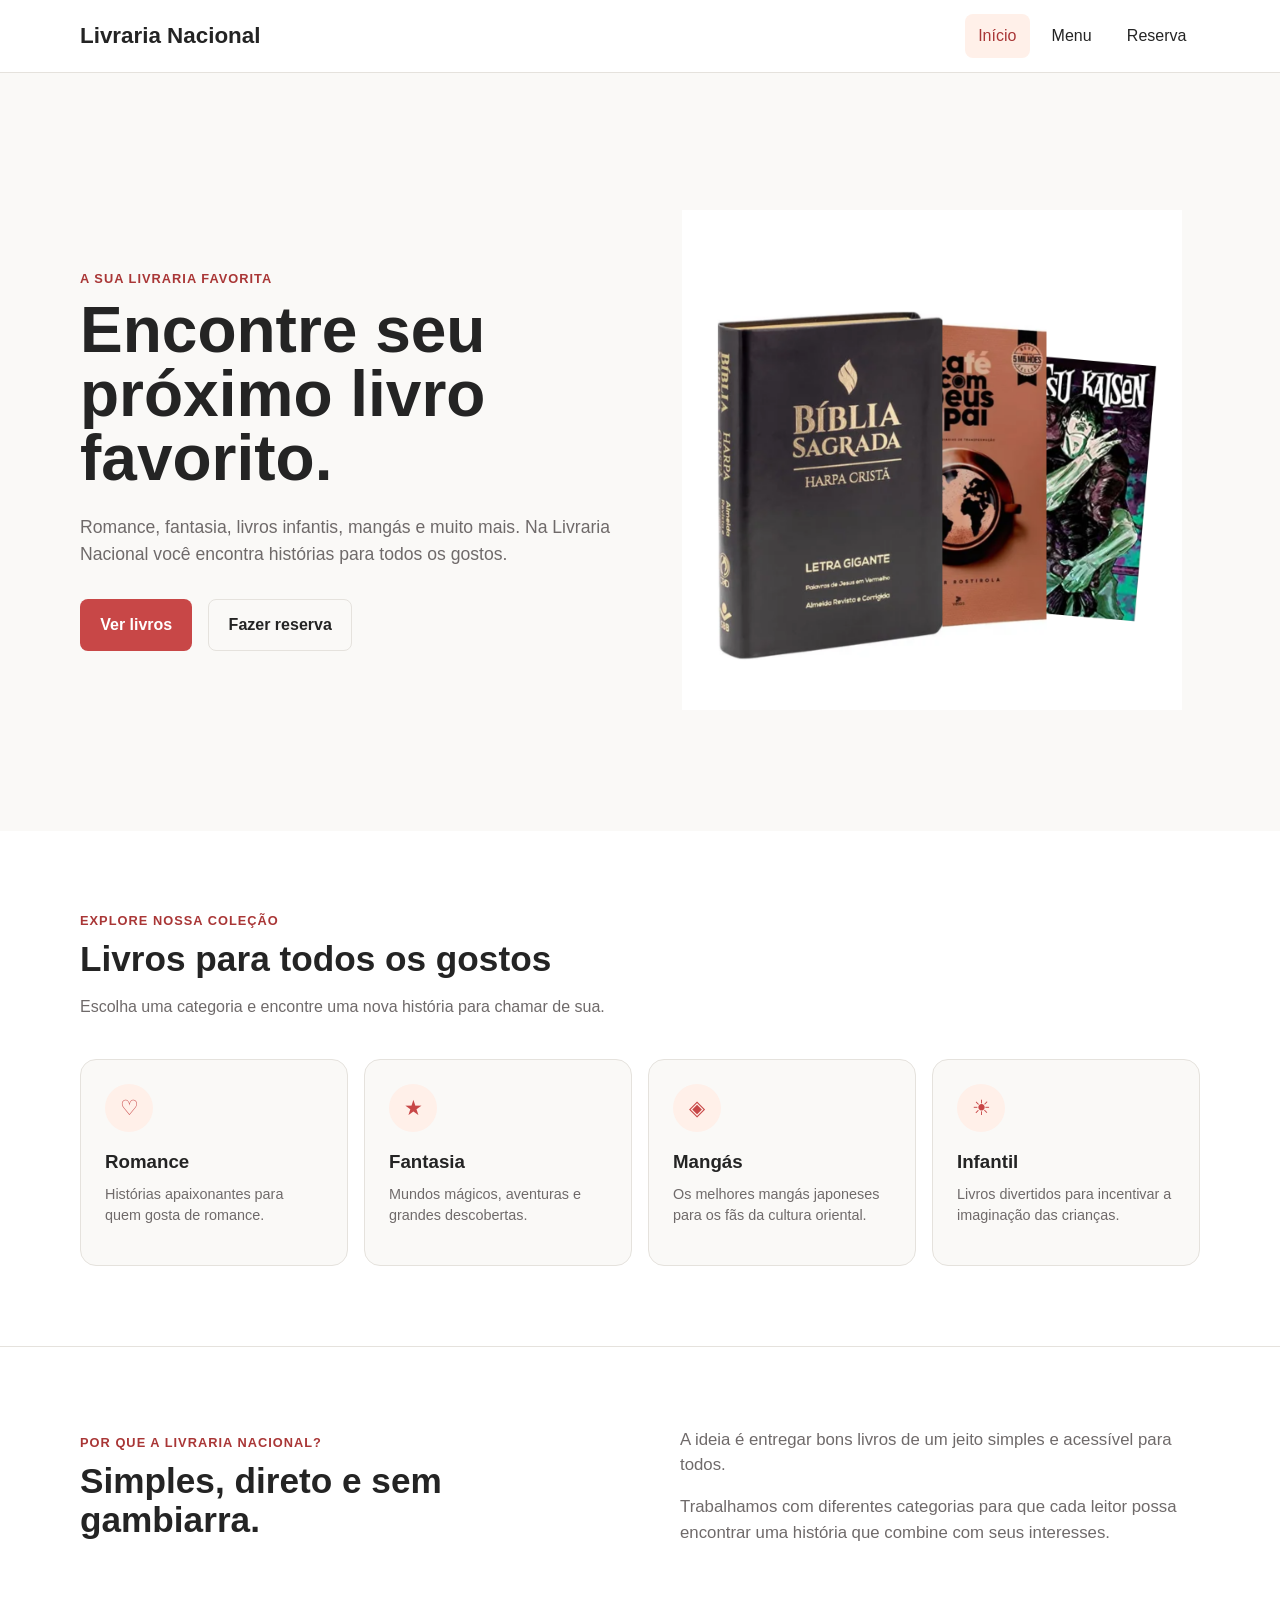
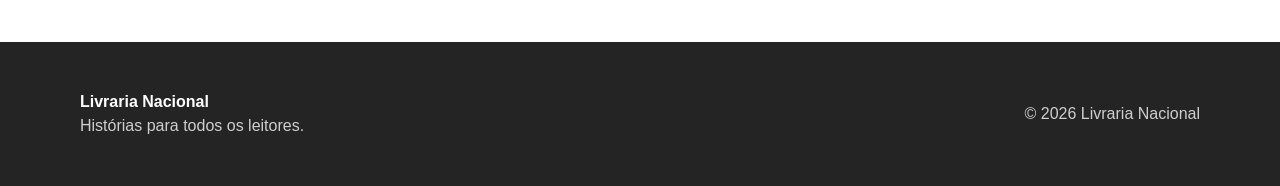
<file: index.html>
<!DOCTYPE html>
<html lang="pt-br">

<head>
    <meta charset="UTF-8">
    <meta name="viewport" content="width=device-width, initial-scale=1.0">
    <title>Livraria Nacional</title>
    <link rel="stylesheet" href="style.css">
</head>

<body>
    <header class="site-header">
        <div class="container header-content">
            <a class="brand" href="index.html">
                Livraria Nacional
            </a>

            <nav class="main-nav">
                <a href="index.html" aria-current="page">Início</a>
                <a href="menu.html">Menu</a>
                <a href="reserva.html">Reserva</a>
            </nav>
        </div>
    </header>

    <main>
        <section class="hero">
            <div class="container hero-content">
                <div class="hero-text-content">
                    <p class="eyebrow">A sua livraria favorita</p>

                    <h1>Encontre seu próximo livro favorito.</h1>

                    <p class="hero-text">
                        Romance, fantasia, livros infantis, mangás e muito mais.
                        Na Livraria Nacional você encontra histórias para todos
                        os gostos.
                    </p>

                    <div class="hero-actions">
                        <a class="button button-primary" href="menu.html">Ver livros</a>
                        <a class="button button-secondary" href="reserva.html">Fazer reserva</a>
                    </div>
                </div>

                <div class="hero-image">
                    <img src="livro.png" alt="Livros da Livraria Nacional">
                </div>
            </div>
        </section>

        <section class="categories">
            <div class="container">
                <div class="section-heading">
                    <p class="eyebrow">Explore nossa coleção</p>

                    <h2>Livros para todos os gostos</h2>

                    <p>
                        Escolha uma categoria e encontre uma nova história
                        para chamar de sua.
                    </p>
                </div>

                <div class="category-grid">

                    <div class="category-card">
                        <div class="category-icon">♡</div>
                        <h3>Romance</h3>
                        <p>
                            Histórias apaixonantes para quem gosta de romance.
                        </p>
                    </div>

                    <div class="category-card">
                        <div class="category-icon">★</div>
                        <h3>Fantasia</h3>
                        <p>
                            Mundos mágicos, aventuras e grandes descobertas.
                        </p>
                    </div>

                    <div class="category-card">
                        <div class="category-icon">◈</div>
                        <h3>Mangás</h3>
                        <p>
                            Os melhores mangás japoneses para os fãs da cultura
                            oriental.
                        </p>
                    </div>

                    <div class="category-card">
                        <div class="category-icon">☀</div>
                        <h3>Infantil</h3>
                        <p>
                            Livros divertidos para incentivar a imaginação
                            das crianças.
                        </p>
                    </div>

                </div>
            </div>
        </section>

        <section class="about">
            <div class="container about-content">

                <div>
                    <p class="eyebrow">
                        Por que a Livraria Nacional?
                    </p>

                    <h2>
                        Simples, direto e sem gambiarra.
                    </h2>
                </div>

                <div class="about-text">
                    <p>
                        A ideia é entregar bons livros de um jeito simples
                        e acessível para todos.
                    </p>

                    <p>
                        Trabalhamos com diferentes categorias para que cada
                        leitor possa encontrar uma história que combine com
                        seus interesses.
                    </p>
                </div>

            </div>
        </section>
    </main>

    <footer class="site-footer">
        <div class="container footer-content">

            <div>
                <strong>Livraria Nacional</strong>
                <p>
                    Histórias para todos os leitores.
                </p>
            </div>

            <div>
                <p>© 2026 Livraria Nacional</p>
            </div>

        </div>
    </footer>

</body>

</html>
</file>
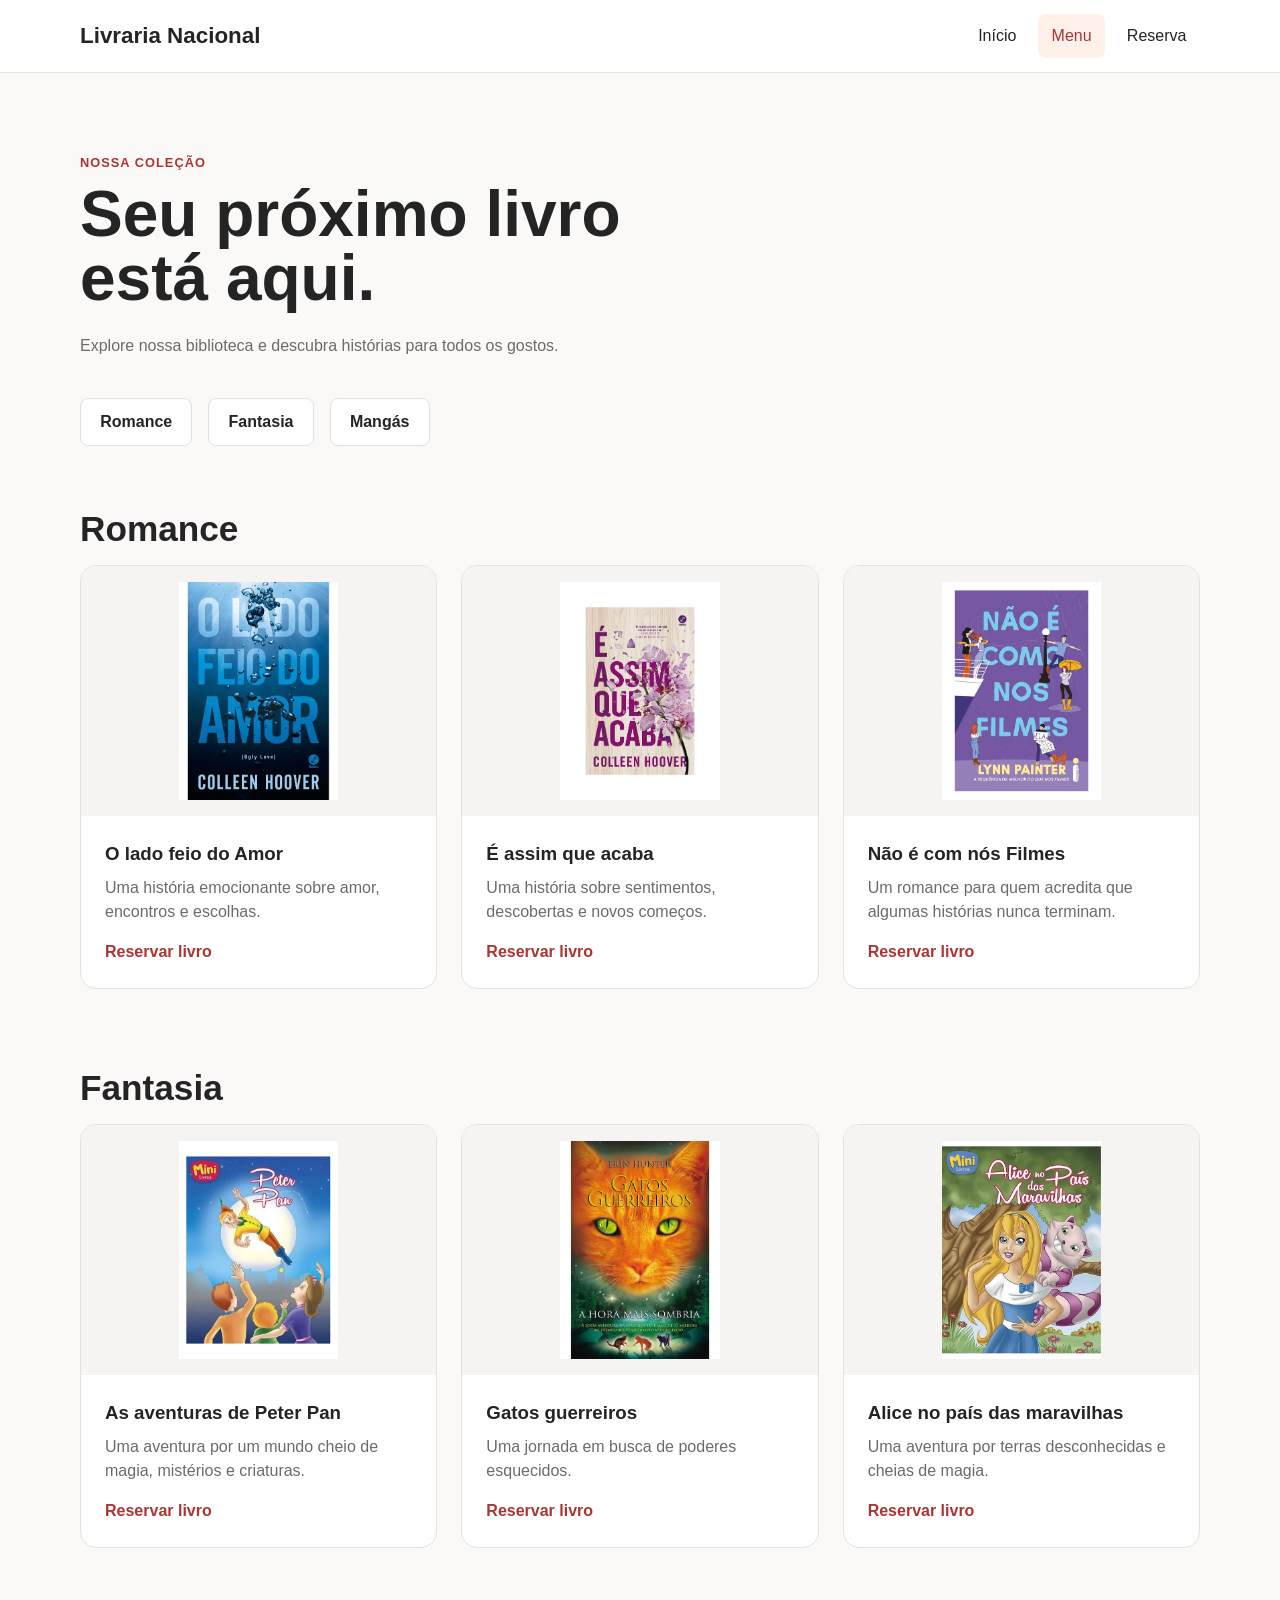
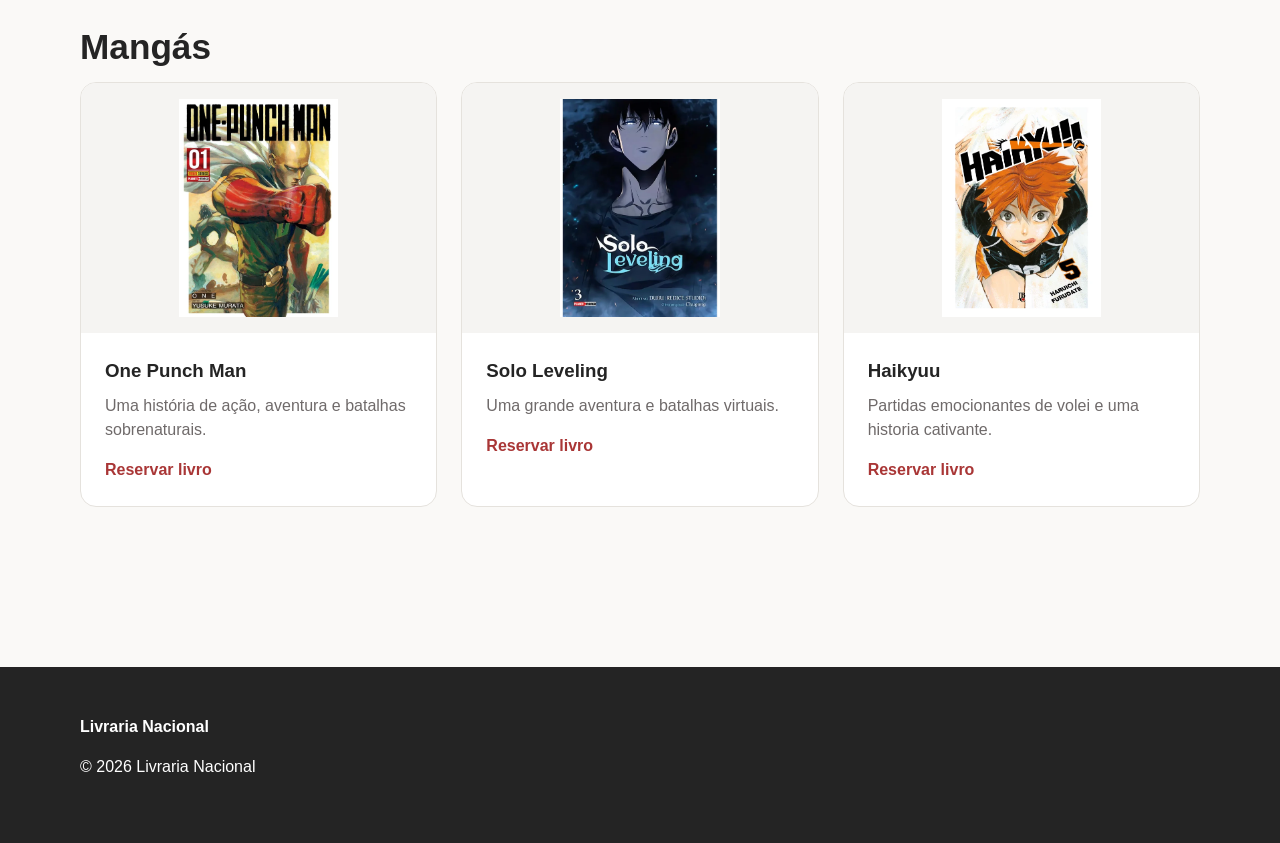
<file: menu.html>
<!DOCTYPE html>
<html lang="pt-br">

<head>
    <meta charset="UTF-8">
    <meta name="viewport" content="width=device-width, initial-scale=1.0">
    <title>Livraria Nacional - Menu</title>
    <link rel="stylesheet" href="style.css">
</head>

<body>
    <header class="site-header">
        <div class="container header-content">
            <a class="brand" href="index.html">Livraria Nacional</a>

            <nav class="main-nav">
                <a href="index.html">Início</a>
                <a href="menu.html" aria-current="page">Menu</a>
                <a href="reserva.html">Reserva</a>
            </nav>
        </div>
    </header>

    <main>
        <section class="library">
            <div class="container">

                <div class="section-heading">
                    <p class="eyebrow">Nossa coleção</p>

                    <h1>Seu próximo livro está aqui.</h1>

                    <p>
                        Explore nossa biblioteca e descubra histórias
                        para todos os gostos.
                    </p>
                </div>

                <div class="category-list">
                    <a href="#romance">Romance</a>
                    <a href="#fantasia">Fantasia</a>
                    <a href="#mangas">Mangás</a>
                </div>

                <section class="library-category" id="romance">
                    <h2>Romance</h2>

                    <div class="library-books">

                        <article class="library-book">
                            <img src="Romance3.webp" alt="Livro de romance">

                            <div class="library-book-content">
                                <h3>O lado feio do Amor</h3>

                                <p>
                                    Uma história emocionante sobre amor,
                                    encontros e escolhas.
                                </p>

                                <a href="reserva.html">Reservar livro</a>
                            </div>
                        </article>

                        <article class="library-book">
                            <img src="Romance1.webp" alt="Livro de romance">

                            <div class="library-book-content">
                                <h3>É assim que acaba</h3>

                                <p>
                                    Uma história sobre sentimentos,
                                    descobertas e novos começos.
                                </p>

                                <a href="reserva.html">Reservar livro</a>
                            </div>
                        </article>

                        <article class="library-book">
                            <img src="Romance2.webp" alt="Livro de romance">

                            <div class="library-book-content">
                                <h3>Não é com nós Filmes</h3>

                                <p>
                                    Um romance para quem acredita que
                                    algumas histórias nunca terminam.
                                </p>

                                <a href="reserva.html">Reservar livro</a>
                            </div>
                        </article>

                    </div>
                </section>

                <section class="library-category" id="fantasia">
                    <h2>Fantasia</h2>

                    <div class="library-books">

                        <article class="library-book">
                            <img src="Fantasia1.webp" alt="Livro de fantasia">

                            <div class="library-book-content">
                                <h3>As aventuras de Peter Pan</h3>

                                <p>
                                    Uma aventura por um mundo cheio de
                                    magia, mistérios e criaturas.
                                </p>

                                <a href="reserva.html">Reservar livro</a>
                            </div>
                        </article>

                        <article class="library-book">
                            <img src="Fantasia2.webp" alt="Livro de fantasia">

                            <div class="library-book-content">
                                <h3>Gatos guerreiros</h3>

                                <p>
                                    Uma jornada em busca de poderes
                                    esquecidos.
                                </p>

                                <a href="reserva.html">Reservar livro</a>
                            </div>
                        </article>

                        <article class="library-book">
                            <img src="Fantasia3.webp" alt="Livro de fantasia">

                            <div class="library-book-content">
                                <h3>Alice no país das maravilhas</h3>

                                <p>
                                    Uma aventura por terras desconhecidas
                                    e cheias de magia.
                                </p>

                                <a href="reserva.html">Reservar livro</a>
                            </div>
                        </article>

                    </div>
                </section>

                <section class="library-category" id="mangas">
                    <h2>Mangás</h2>

                    <div class="library-books">

                        <article class="library-book">
                            <img src="Manga1.webp" alt="Mangá">

                            <div class="library-book-content">
                                <h3>One Punch Man</h3>

                                <p>
                                    Uma história de ação, aventura e
                                    batalhas sobrenaturais.
                                </p>

                                <a href="reserva.html">Reservar livro</a>
                            </div>
                        </article>

                        <article class="library-book">
                            <img src="Manga2.webp" alt="Mangá">

                            <div class="library-book-content">
                                <h3>Solo Leveling</h3>

                                <p>
                                    Uma grande aventura e batalhas
                                    virtuais.
                                </p>

                                <a href="reserva.html">Reservar livro</a>
                            </div>
                        </article>

                        <article class="library-book">
                            <img src="Manga3.webp" alt="Mangá">

                            <div class="library-book-content">
                                <h3>Haikyuu</h3>

                                <p>
                                    Partidas emocionantes de volei
                                    e uma historia cativante.
                                </p>

                                <a href="reserva.html">Reservar livro</a>
                            </div>
                        </article>

                    </div>
                </section>

            </div>
        </section>
    </main>

    <footer class="site-footer">
        <div class="container">
            <p>
                <strong>Livraria Nacional</strong>
            </p>

            <p>© 2026 Livraria Nacional</p>
        </div>
    </footer>

</body>

</html>
</file>
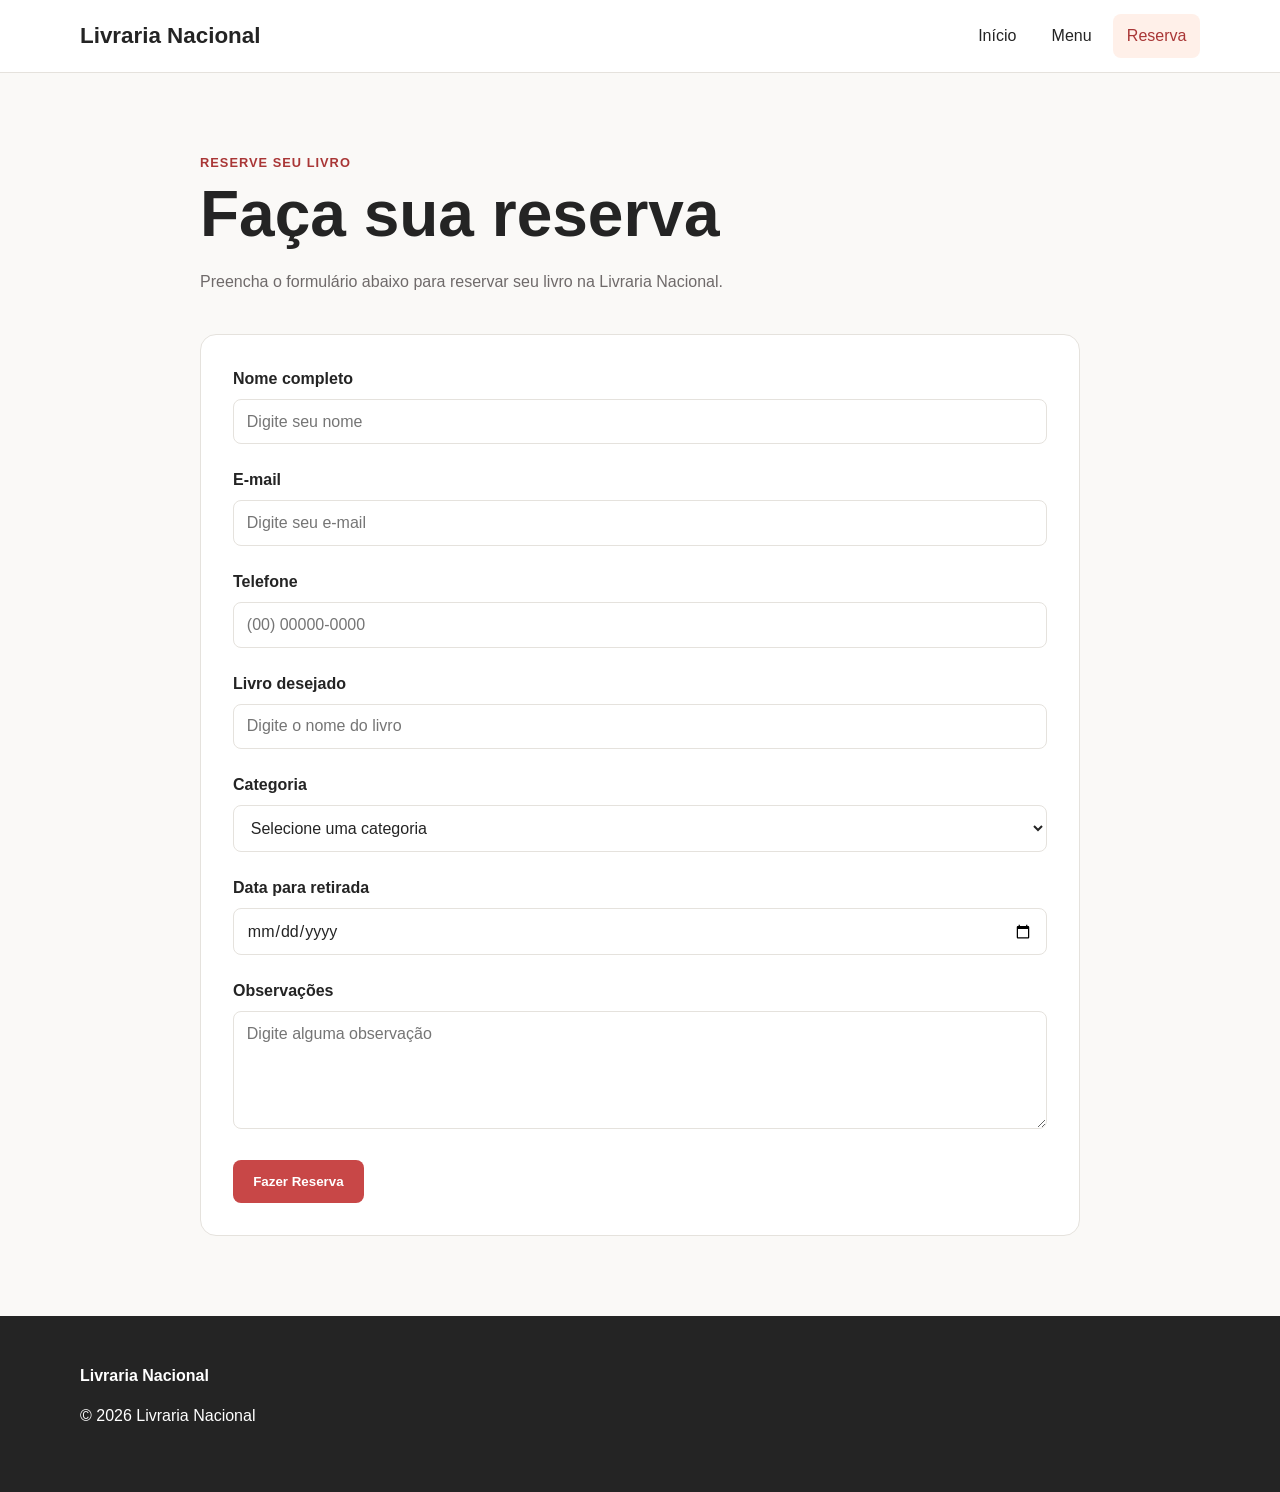
<file: reserva.html>
<!DOCTYPE html>
<html lang="pt-br">

<head>
    <meta charset="UTF-8">
    <meta name="viewport" content="width=device-width, initial-scale=1.0">
    <title>Livraria Nacional - Reserva</title>
    <link rel="stylesheet" href="style.css">
</head>

<body>
    <header class="site-header">
        <div class="container header-content">
            <a class="brand" href="index.html">Livraria Nacional</a>

            <nav class="main-nav">
                <a href="index.html">Início</a>
                <a href="menu.html">Menu</a>
                <a href="reserva.html" aria-current="page">Reserva</a>
            </nav>
        </div>
    </header>

    <main>
        <section class="reservation">
            <div class="container reservation-content">

                <div class="section-heading">
                    <p class="eyebrow">Reserve seu livro</p>

                    <h1>Faça sua reserva</h1>

                    <p>
                        Preencha o formulário abaixo para reservar
                        seu livro na Livraria Nacional.
                    </p>
                </div>

                <form class="reservation-form">

                    <div class="form-group">
                        <label for="name">Nome completo</label>
                        <input type="text" id="name" name="name" placeholder="Digite seu nome" required>
                    </div>

                    <div class="form-group">
                        <label for="email">E-mail</label>
                        <input type="email" id="email" name="email" placeholder="Digite seu e-mail" required>
                    </div>

                    <div class="form-group">
                        <label for="phone">Telefone</label>
                        <input type="tel" id="phone" name="phone" placeholder="(00) 00000-0000" required>
                    </div>

                    <div class="form-group">
                        <label for="book">Livro desejado</label>
                        <input type="text" id="book" name="book" placeholder="Digite o nome do livro" required>
                    </div>

                    <div class="form-group">
                        <label for="category">Categoria</label>

                        <select id="category" name="category" required>
                            <option value="">Selecione uma categoria</option>
                            <option value="romance">Romance</option>
                            <option value="fantasia">Fantasia</option>
                            <option value="mangas">Mangás</option>
                        </select>
                    </div>

                    <div class="form-group">
                        <label for="date">Data para retirada</label>
                        <input type="date" id="date" name="date" required>
                    </div>

                    <div class="form-group">
                        <label for="message">Observações</label>
                        <textarea id="message" name="message" rows="5" placeholder="Digite alguma observação"></textarea>
                    </div>

                    <button class="button button-primary" type="submit">
                        Fazer Reserva
                    </button>

                </form>
            </div>
        </section>
    </main>

    <footer class="site-footer">
        <div class="container">
            <p>
                <strong>Livraria Nacional</strong>
            </p>

            <p>© 2026 Livraria Nacional</p>
        </div>
    </footer>

</body>

</html>
</file>
<file: style.css>
:root {
    --color-primary: #c84747;
    --color-primary-dark: #a93636;
    --color-text: #242424;
    --color-text-light: #6f6a6a;
    --color-background: #faf9f7;
    --color-white: #ffffff;
    --color-border: #e5e2dd;
    --color-light: #fff0e9;

    --radius-small: 0.5rem;
    --radius-medium: 1rem;
}

* {
    box-sizing: border-box;
}

html {
    scroll-behavior: smooth;
}

body {
    margin: 0;
    background-color: var(--color-background);
    color: var(--color-text);
    font-family: Arial, Helvetica, sans-serif;
    font-size: 1rem;
    line-height: 1.5;
}

h1,
h2,
h3,
p {
    margin-top: 0;
}

h1 {
    margin-bottom: 1.5rem;
    font-size: 4rem;
    line-height: 1;
}

h2 {
    margin-bottom: 1rem;
    font-size: 2.2rem;
    line-height: 1.1;
}

h3 {
    margin-bottom: 0.5rem;
}

a {
    color: inherit;
}

.container {
    width: 90%;
    max-width: 70rem;
    margin: 0 auto;
}

.site-header {
    background-color: #ffffff;
    border-bottom: 1px solid var(--color-border);
}

.header-content {
    min-height: 4.5rem;
    display: flex;
    align-items: center;
    justify-content: space-between;
    gap: 2rem;
}

.brand {
    color: var(--color-text);
    font-size: 1.4rem;
    font-weight: 700;
    text-decoration: none;
}

.main-nav {
    display: flex;
    align-items: center;
    gap: 0.5rem;
}

.main-nav a {
    padding: 0.6rem 0.85rem;
    border-radius: var(--radius-small);
    color: var(--color-text);
    text-decoration: none;
    transition: 0.2s ease;
}

.main-nav a:hover,
.main-nav a[aria-current="page"] {
    background-color: var(--color-light);
    color: var(--color-primary-dark);
}

.eyebrow {
    margin-bottom: 0.6rem;
    color: var(--color-primary-dark);
    font-size: 0.8rem;
    font-weight: 700;
    letter-spacing: 0.08em;
    text-transform: uppercase;
}

.section-heading {
    max-width: 40rem;
    margin-bottom: 2.5rem;
}

.section-heading p:last-child {
    color: var(--color-text-light);
}

.hero {
    padding: 7rem 0 6rem;
    background-color: var(--color-background);
}

.hero-content {
    min-height: 550px;
    display: flex;
    align-items: center;
    justify-content: space-between;
    gap: 3rem;
}

.hero-text-content {
    flex: 1;
    max-width: 600px;
}

.hero-image {
    flex: 1;
    display: flex;
    justify-content: center;
}

.hero-image img {
    width: 100%;
    max-width: 500px;
    height: auto;
    display: block;
}

.hero h1 {
    max-width: 600px;
}

.hero-text {
    max-width: 55ch;
    margin-bottom: 2rem;
    color: var(--color-text-light);
    font-size: 1.1rem;
}

.hero-actions {
    display: flex;
    gap: 1rem;
}

.button {
    display: inline-block;
    padding: 0.8rem 1.2rem;
    border: 1px solid transparent;
    border-radius: var(--radius-small);
    font-weight: 700;
    text-decoration: none;
    cursor: pointer;
    transition: 0.2s ease;
}

.button:hover {
    transform: translateY(-2px);
}

.button-primary {
    background-color: var(--color-primary);
    color: var(--color-white);
}

.button-primary:hover {
    background-color: var(--color-primary-dark);
}

.button-secondary {
    background-color: transparent;
    border-color: var(--color-border);
    color: var(--color-text);
}

.button-secondary:hover {
    border-color: var(--color-primary);
}

.categories {
    padding: 5rem 0;
    background-color: var(--color-white);
}

.category-grid {
    display: grid;
    grid-template-columns: repeat(4, 1fr);
    gap: 1rem;
}

.category-card {
    padding: 1.5rem;
    border: 1px solid var(--color-border);
    border-radius: var(--radius-medium);
    background-color: var(--color-background);
    transition: 0.2s ease;
}

.category-card:hover {
    transform: translateY(-4px);
    border-color: var(--color-primary);
}

.category-icon {
    width: 3rem;
    height: 3rem;
    display: flex;
    align-items: center;
    justify-content: center;
    margin-bottom: 1rem;
    border-radius: 50%;
    background-color: var(--color-light);
    color: var(--color-primary);
    font-size: 1.3rem;
}

.category-card p {
    color: var(--color-text-light);
    font-size: 0.9rem;
}

.book-grid {
    display: grid;
    grid-template-columns: repeat(3, 1fr);
    gap: 1.5rem;
}

.book-card {
    overflow: hidden;
    border: 1px solid var(--color-border);
    border-radius: var(--radius-medium);
    background-color: var(--color-white);
    transition: 0.2s ease;
}

.book-card:hover {
    transform: translateY(-4px);
}

.book-cover {
    height: 18rem;
    display: flex;
    align-items: center;
    justify-content: center;
    padding: 2rem;
    color: white;
    text-align: center;
}

.book-cover span {
    padding: 0.5rem 0.8rem;
    border: 1px solid white;
    border-radius: var(--radius-small);
    font-weight: 700;
}

.book-one {
    background-color: #c47a7a;
}

.book-two {
    background-color: #6f7895;
}

.book-three {
    background-color: #777777;
}

.book-info {
    padding: 1.3rem;
}

.book-info p {
    margin-bottom: 0.5rem;
    color: var(--color-text-light);
}

.book-info strong {
    color: var(--color-primary-dark);
    font-size: 1.1rem;
}

.about {
    padding: 5rem 0;
    background-color: var(--color-white);
    border-top: 1px solid var(--color-border);
}

.about-content {
    display: grid;
    grid-template-columns: 1fr 1fr;
    gap: 5rem;
    align-items: center;
}

.about-content h2 {
    max-width: 600px;
}

.about-text {
    color: var(--color-text-light);
    font-size: 1.05rem;
}

.site-footer {
    padding: 3rem 0;
    background-color: #242424;
    color: white;
}

.footer-content {
    display: flex;
    align-items: center;
    justify-content: space-between;
    gap: 2rem;
}

.footer-content p {
    margin-bottom: 0;
    color: #cfcfcf;
}

.library {
    padding: 5rem 0;
}

.category-list {
    display: flex;
    gap: 1rem;
    margin-bottom: 4rem;
}

.category-list a {
    padding: 0.7rem 1.2rem;
    border: 1px solid var(--color-border);
    border-radius: var(--radius-small);
    background-color: var(--color-white);
    color: var(--color-text);
    font-weight: 700;
    text-decoration: none;
}

.category-list a:hover {
    background-color: var(--color-primary);
    color: var(--color-white);
}

.library-category {
    margin-bottom: 5rem;
}

.library-books {
    display: flex;
    gap: 1.5rem;
}

.library-book {
    flex: 1;
    overflow: hidden;
    border: 1px solid var(--color-border);
    border-radius: var(--radius-medium);
    background-color: var(--color-white);
}

.library-book:hover {
    border-color: var(--color-primary);
}

.library-book img {
    width: 100%;
    height: 250px;
    display: block;
    object-fit: contain;
    padding: 1rem;
    background-color: #f5f4f2;
}

.library-book-content {
    padding: 1.5rem;
}

.library-book-content p {
    color: var(--color-text-light);
}

.library-book-content a {
    color: var(--color-primary-dark);
    font-weight: 700;
    text-decoration: none;
}

.reservation {
    padding: 5rem 0;
}

.reservation-content {
    max-width: 55rem;
}

.reservation-form {
    padding: 2rem;
    border: 1px solid var(--color-border);
    border-radius: var(--radius-medium);
    background-color: var(--color-white);
}

.form-group {
    margin-bottom: 1.5rem;
}

.form-group label {
    display: block;
    margin-bottom: 0.5rem;
    font-weight: 700;
}

.form-group input,
.form-group select,
.form-group textarea {
    width: 100%;
    padding: 0.8rem;
    border: 1px solid var(--color-border);
    border-radius: var(--radius-small);
    background-color: var(--color-white);
    color: var(--color-text);
    font-family: inherit;
    font-size: 1rem;
}

.form-group textarea {
    resize: vertical;
}

@media (max-width: 800px) {

    .hero h1 {
        font-size: 3.5rem;
    }

    .category-grid {
        grid-template-columns: repeat(2, 1fr);
    }

    .book-grid {
        grid-template-columns: 1fr;
    }

    .about-content {
        grid-template-columns: 1fr;
        gap: 2rem;
    }

    .library-books {
        flex-direction: column;
    }
}

@media (max-width: 550px) {

    .header-content {
        flex-direction: column;
        padding: 1rem 0;
    }

    .main-nav {
        width: 100%;
        justify-content: center;
    }

    .hero {
        padding: 4rem 0;
    }

    .hero h1 {
        font-size: 2.8rem;
    }

    .category-grid {
        grid-template-columns: 1fr;
    }

    .hero-actions {
        flex-direction: column;
        align-items: flex-start;
    }
}
</file>
